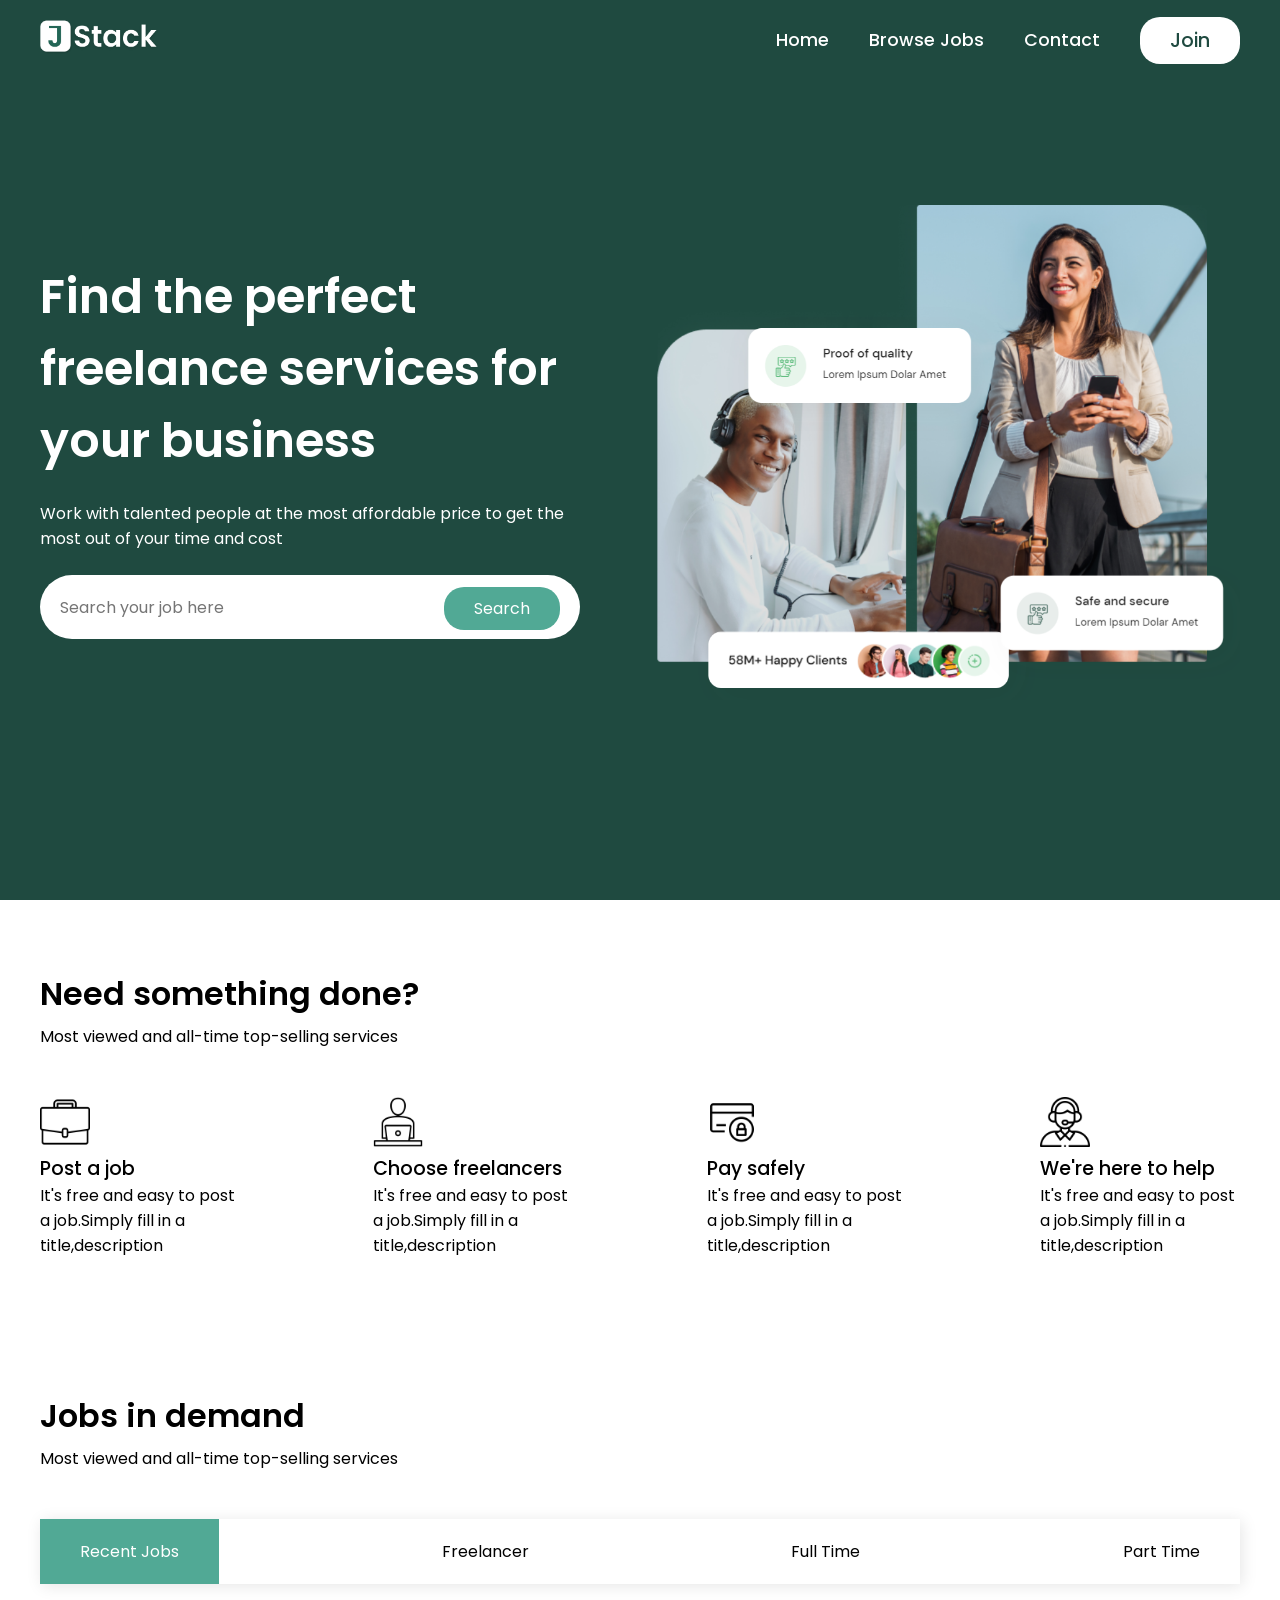
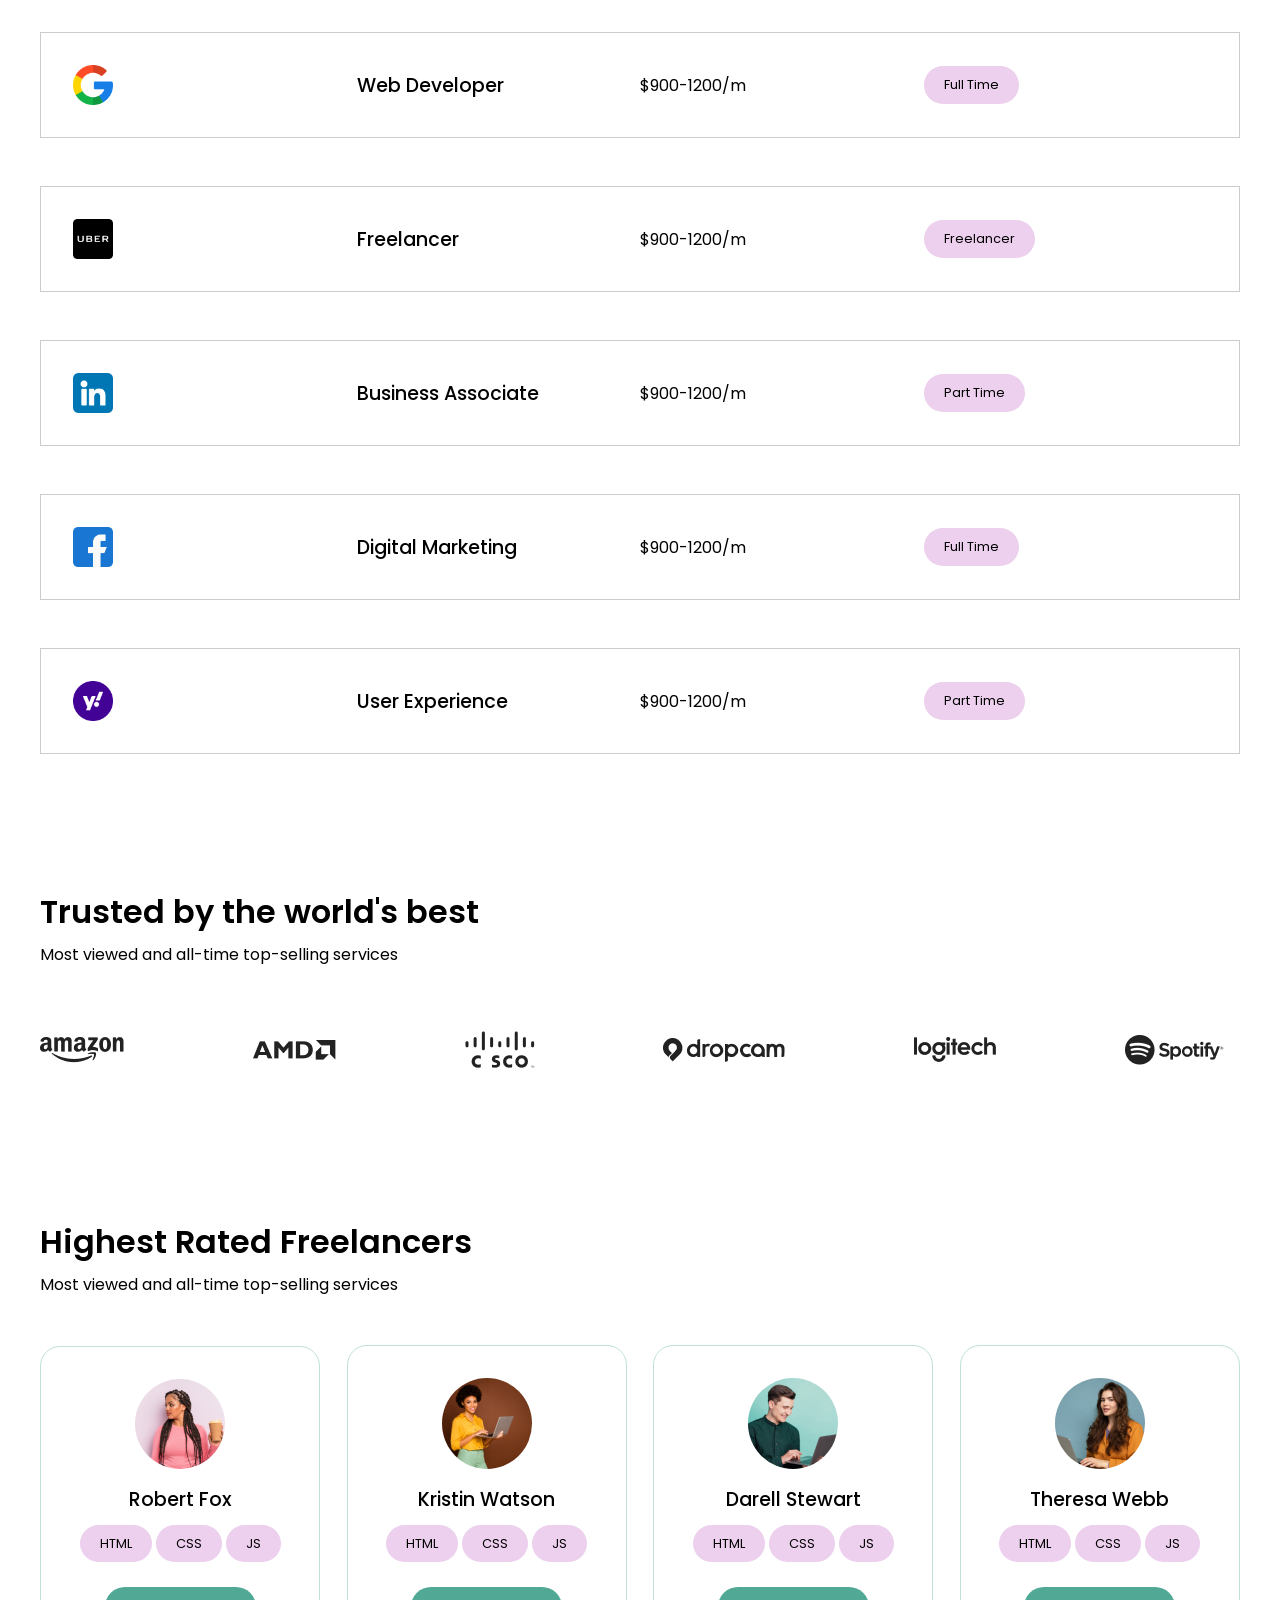
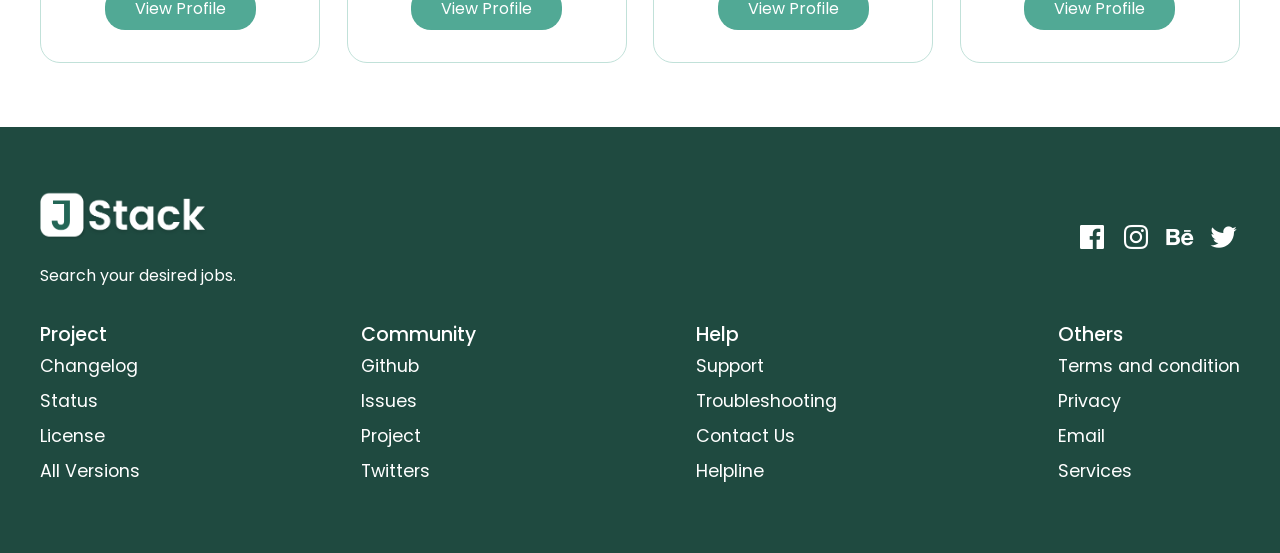
<file: Project/index.html>
<!DOCTYPE html>
<html lang="en">

    <head>
        <meta charset="UTF-8">
        <meta name="viewport" content="width=device-width, initial-scale=1.0">
        <title>JSTACK - Search Jobs</title>
        <link href='https://unpkg.com/boxicons@2.1.4/css/boxicons.min.css' rel='stylesheet'>
        <link rel="stylesheet" href="style.css">

    </head>

    <body>

        <!-- Header  Section-->
         <header>
            <div id="navbar" class="obj-width">
            <a href="index.html"><img src="images/logo.png" class="logo"></a>
            <ul id="menu">
                <li><a href="#">Home</a>
                </li>
                <li><a href="jobs/jobs.html">Browse Jobs</a></li>
                <li><a href="contact.html">Contact</a></li>
                <li><button id="w-btn">Join</button></li>

            </ul>
            <i id="bar" class='bx bx-menu'></i>
        </div>
         </header>


        <!-- Hero  Section-->
         <section class="hero">
            <div class="hero-box obj-width">
                <div class="h-left">
                    <h1>Find the perfect freelance services for your business</h1>
                    <p>Work with talented
                         people at the most 
                        affordable price to get 
                    the most out of your time and cost
                    </p>
                    <div class="search">
                        <input type="text" placeholder="Search your job here">
                        <a  id="g-btn" href="#">Search</a>
                    </div>
                </div>
                <div class="h-right">
                    <img src="images/hero1.PNG" alt="">
                </div>
            </div>
         </section>
        <!-- Features  Section-->
         <section class="features sec-space obj-width">
            <h2>Need something done?</h2>
            <p>Most viewed and all-time top-selling services</p>
            <div class="fe-box">
                <div>
                    <img src="images/fe 1.png" alt="">
                    <h3>Post a job</h3>
                    <p>It's free and easy to post a job.Simply 
                        fill in a title,description</p>
                </div>
                <div>
                    <img src="images/fe 2.png" alt="">
                    <h3>Choose freelancers</h3>
                    <p>It's free and easy to post a job.Simply 
                        fill in a title,description</p>
                </div>
                <div>
                    <img src="images/fe 3.png" alt="">
                    <h3>Pay safely</h3>
                    <p>It's free and easy to post a job.Simply 
                        fill in a title,description</p>
                </div>
                <div>
                    <img src="images/fe 4.png" alt="">
                    <h3>We're here to help</h3>
                    <p>It's free and easy to post a job.Simply 
                        fill in a title,description</p>
                </div>
            </div>
         </section>



        <!-- Job Listing  Section-->
        <section class="job sec-space obj-width">
            <h2>Jobs in demand</h2>
            <p>Most viewed and all-time top-selling services</p>
            <ul class="job-id">
                <li data-target="all" class="active">Recent Jobs</li>
                <li data-target="freelancer">Freelancer</li>
                <li data-target="fullTime">Full Time</li>
                <li data-target="partTime">Part Time</li>
            </ul>
            <div class="jobs-container">
                <li data-item="fullTime" class="jList">
                    <img src="images/google.png" alt="">
                    <h3>Web Developer</h3>
                    <p>$900-1200/m</p>
                    <span id="key">Full Time</span>
                </li>
                <li class="jList" data-item="freelancer">
                    <img src="images/uber.png" alt="">
                    <h3>Freelancer</h3>
                    <p>$900-1200/m</p>
                    <span id="key">Freelancer</span>
                </li>
                <li class="jList" data-item="partTime">
                    <img src="images/linkedin.png" alt="">
                    <h3>Business Associate</h3>
                    <p>$900-1200/m</p>
                    <span id="key">Part Time</span>
                </li>
                <li class="jList" data-item="fullTime">
                    <img src="images/facebook.png" alt="">
                    <h3>Digital Marketing</h3>
                    <p>$900-1200/m</p>
                    <span id="key">Full Time</span>
                </li>
                <li class="jList" data-item="partTime">
                    <img src="images/yahoo.png" alt="">
                    <h3>User Experience</h3>
                    <p>$900-1200/m</p>
                    <span id="key">Part Time</span>
                </li>

            </div>
        </section>

        <!-- Brand  Section-->
         <section class="trust sec-space obj-width">
            <h2>Trusted by the world's best</h2>
            <p>Most viewed and all-time top-selling services</p>

            <div class="t-box"> 
                <img src="images/t1.png" alt="">
                <img src="images/t2.png" alt="">
                <img src="images/t3.png" alt="">
                <img src="images/t4.png" alt="">
                <img src="images/t5.png" alt="">
                <img src="images/t6.png" alt="">
            </div>
         </section>


        <!-- Team  Section-->
        <section class="team sec-space obj-width">
            <h2>Highest Rated Freelancers</h2>
            <p>Most viewed and all-time top-selling services</p>

            <div class="team-container">
                <div class="f1-box">
                    <img src="images/fl-1.png" alt="">
                    <h3>Robert Fox</h3>
                    <div class="skill">
                        <span id="key">HTML</span>
                        <span id="key">CSS</span>
                        <span id="key">JS</span>
                    </div>
                    <a href="" id="g-btn">View Profile</a>
                </div> 
                <div class="f1-box">
                    <img src="images/fl-2.png" alt="">
                    <h3>Kristin Watson</h3>
                    <div class="skill">
                        <span id="key">HTML</span>
                        <span id="key">CSS</span>
                        <span id="key">JS</span>
                    </div>
                    <a href="" id="g-btn">View Profile</a>
                </div> 
                <div class="f1-box">
                    <img src="images/fl-3.png" alt="">
                    <h3>Darell Stewart</h3>
                    <div class="skill">
                        <span id="key">HTML</span>
                        <span id="key">CSS</span>
                        <span id="key">JS</span>
                    </div>
                    <a href="" id="g-btn">View Profile</a>
                </div> 
                <div class="f1-box">
                    <img src="images/fl-4.png" alt="">
                    <h3>Theresa Webb</h3>
                    <div class="skill">
                        <span id="key">HTML</span>
                        <span id="key">CSS</span>
                        <span id="key">JS</span>
                    </div>
                    <a href="" id="g-btn">View Profile</a>
                </div> 
            
            </div>
         </section>
        <!-- Footer  Section-->
         <footer class="footer">
            <div class="obj-width">
                <div class="top">
                <div>
                    <img class="logo" src="images/logo.png" alt="">
                    <p>Search your desired jobs.</p>
                </div>
                <div>
                    <a href="#"><i class='bx bxl-facebook-square'></i></a>
                    <a href="#"><i class='bx bxl-instagram'></i></a>
                    <a href="#"><i class='bx bxl-behance'></i></a>
                    <a href="#"><i class='bx bxl-twitter'></i></a>
                    
                </div>
            </div>
            <div class="bottom">
                <div>
                    <h3>Project</h3>
                <a href="#">Changelog</a>
            <a href="#">Status</a>
            <a href="#">License</a>
        <a href="#">All Versions</a>
    </div>
    <div>
        <h3>Community</h3>
    <a href="#">Github</a>
<a href="#">Issues</a>
<a href="#">Project</a>
<a href="#">Twitters</a>
</div>
<div>
    <h3>Help</h3>
<a href="#">Support</a>
<a href="#">Troubleshooting</a>
<a href="#">Contact Us</a>
<a href="#">Helpline</a>
</div>
<div>
    <h3>Others</h3>
<a href="#">Terms and condition</a>
<a href="#">Privacy</a>
<a href="#">Email</a>
<a href="#">Services</a>

</div>
            </div>
            </div>
         </footer>


        <script src="toggle.js"></script>
        <script src="script.js"></script>
    </body>

</html>
</file>
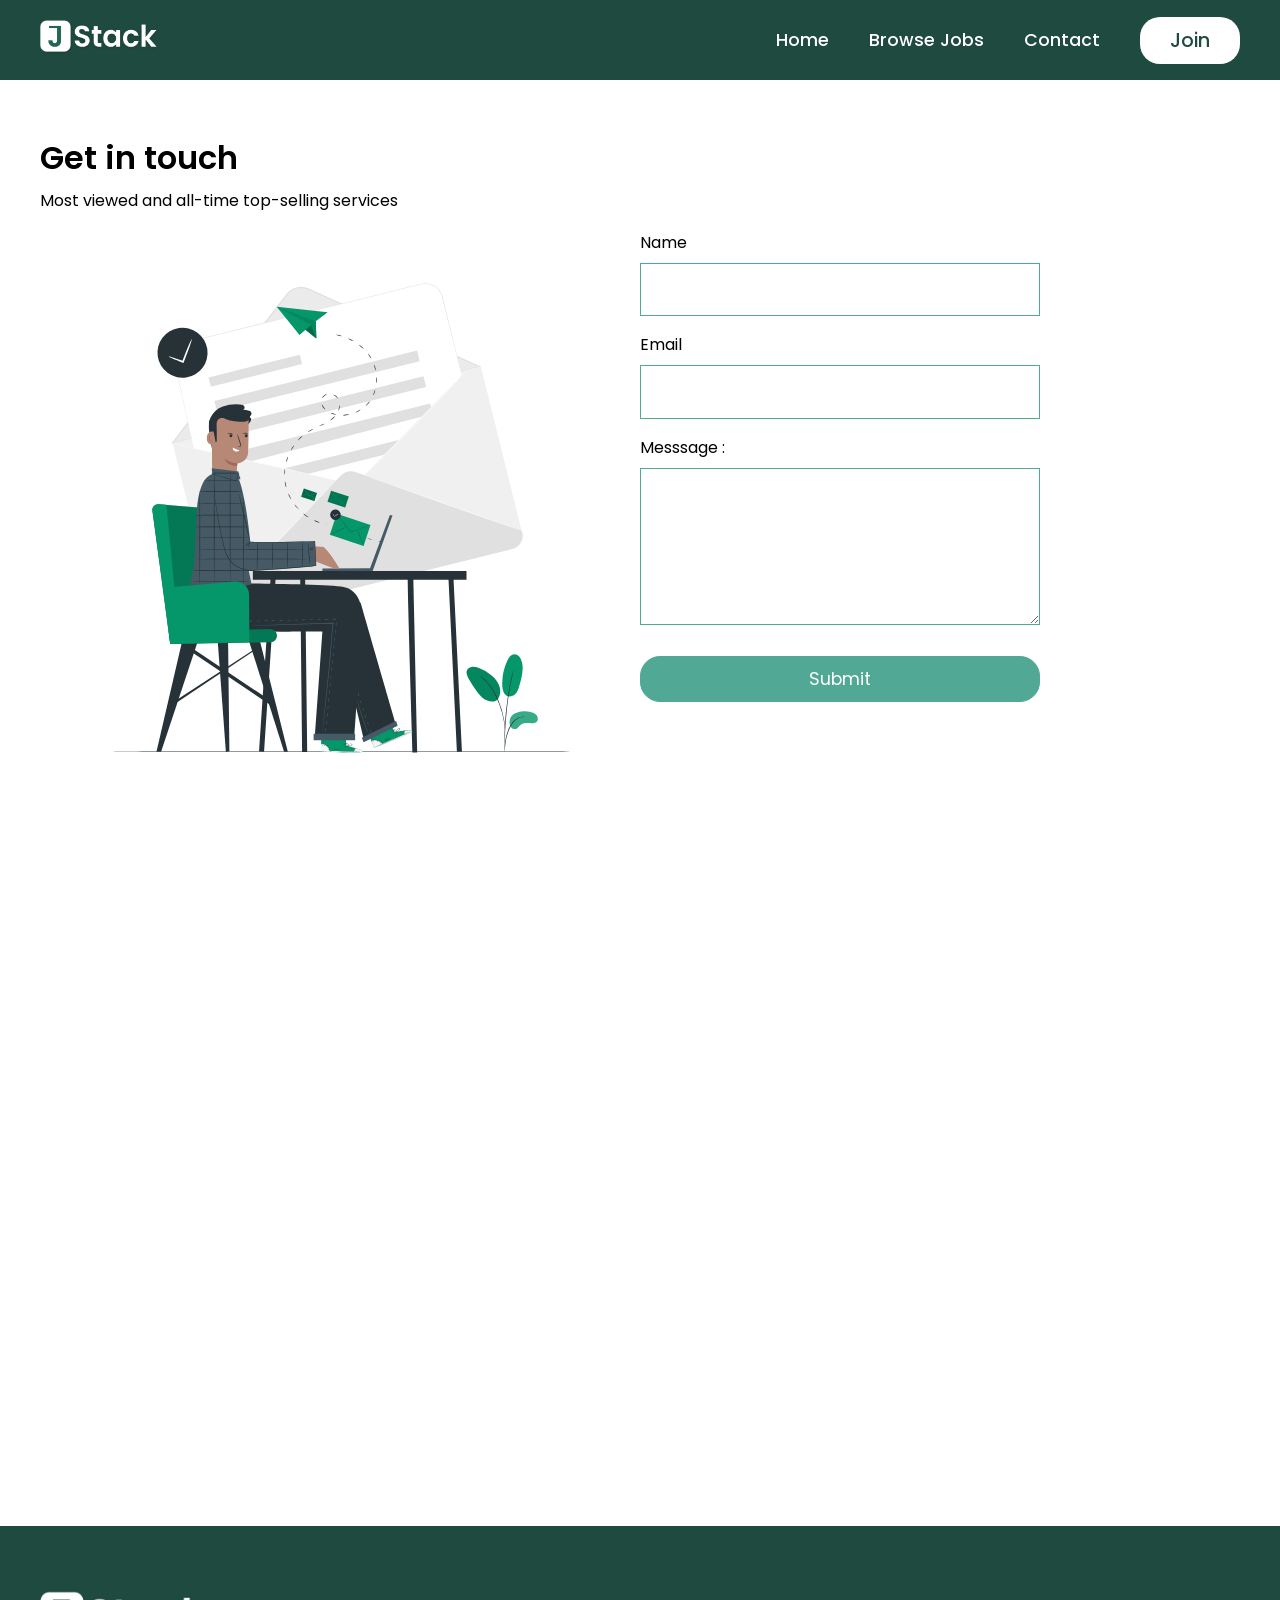
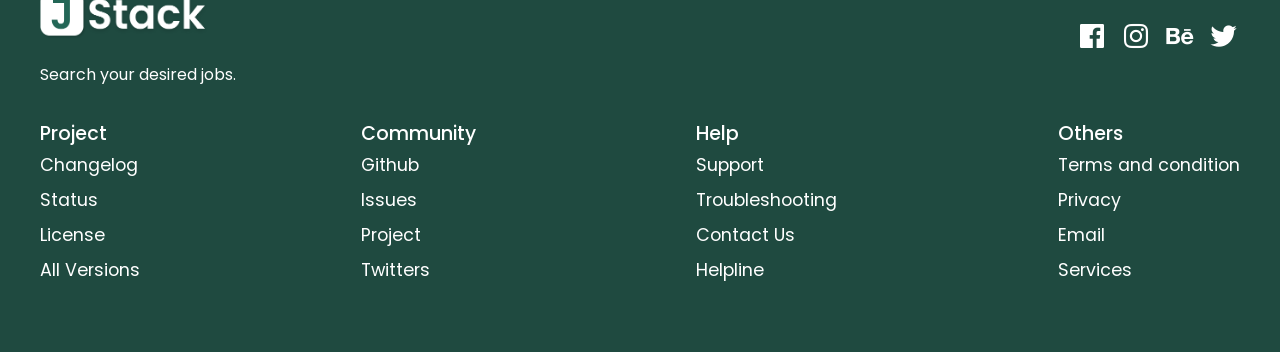
<file: Project/contact.html>
<!DOCTYPE html>
<html lang="en">

    <head>
        <meta charset="UTF-8">
        <meta name="viewport" content="width=device-width, initial-scale=1.0">
        <title>JSTACK - Search Jobs</title>
        <link href='https://unpkg.com/boxicons@2.1.4/css/boxicons.min.css' rel='stylesheet'>
        <link rel="stylesheet" href="style.css">

    </head>

    <body>

        <!-- Header  Section-->
         <header>
            <div id="navbar" class="obj-width">
            <a href="index.html"><img src="images/logo.png" class="logo"></a>
            <ul id="menu">
                <li><a href="#">Home</a>
                </li>
                <li><a href="jobs/jobs.html">Browse Jobs</a></li>
                <li><a href="contact.html">Contact</a></li>
                <li><button id="w-btn">Join</button></li>

            </ul>
            <i id="bar" class='bx bx-menu'></i>
        </div>
         </header>

         <!-- Contact -->
          <section class="contact obj-width sec-space extra-space" >
            <div class="contact-img">
                <h2>Get in touch</h2>
                <p>Most viewed and all-time top-selling services</p>
                <img src="images/contact.svg" alt="">
            </div>

            <form id="contact-form" method="POST" action="send_email.php">
                <label for="name">Name</label>
                <input type="text" name="name" id="name" autocomplete="off" required>

                <label for="email">Email</label>
                <input type="email" name="email" id="email" autocomplete="off" required>
            
                <label for="message">Messsage :</label>
                <textarea  name="message" id="message" rows="5" required></textarea>

                <input type="submit" id="g-btn" value="Submit">
            </form>

          </section>

          <section class="contact obj-width sec-space extra-space">
            <iframe src="https://www.google.com/maps/embed?pb=!1m18!1m12!1m3!1d46830151.11795828!2d-119.8093025!3d44.24236485!2m3!1f0!2f0!3f0!3m2!1i1024!2i768!4f13.1!3m3!1m2!1s0x54eab584e432360b%3A0x1c3bb99243deb742!2sUnited%20States!5e0!3m2!1sen!2sin!4v1736752857240!5m2!1sen!2sin" width="100%" height="450" style="border:0;" allowfullscreen="" loading="lazy" referrerpolicy="no-referrer-when-downgrade"></iframe>
          </section>
        <!-- Footer  Section-->
         <footer class="footer">
            <div class="obj-width">
                <div class="top">
                <div>
                    <img class="logo" src="images/logo.png" alt="">
                    <p>Search your desired jobs.</p>
                </div>
                <div>
                    <a href="#"><i class='bx bxl-facebook-square'></i></a>
                    <a href="#"><i class='bx bxl-instagram'></i></a>
                    <a href="#"><i class='bx bxl-behance'></i></a>
                    <a href="#"><i class='bx bxl-twitter'></i></a>
                    
                </div>
            </div>
            <div class="bottom">
                <div>
                    <h3>Project</h3>
                <a href="#">Changelog</a>
            <a href="#">Status</a>
            <a href="#">License</a>
        <a href="#">All Versions</a>
    </div>
    <div>
        <h3>Community</h3>
    <a href="#">Github</a>
<a href="#">Issues</a>
<a href="#">Project</a>
<a href="#">Twitters</a>
</div>
<div>
    <h3>Help</h3>
<a href="#">Support</a>
<a href="#">Troubleshooting</a>
<a href="#">Contact Us</a>
<a href="#">Helpline</a>
</div>
<div>
    <h3>Others</h3>
<a href="#">Terms and condition</a>
<a href="#">Privacy</a>
<a href="#">Email</a>
<a href="#">Services</a>

</div>
            </div>
            </div>
         </footer>


        <script src="toggle.js"></script>
        <script src="script.js"></script>
    </body>

</html>
</file>
<file: Project/style.css>
@import url("https://fonts.googleapis.com/css2?family=Poppins:wght@100;200;300;400;500;600;700;800&display=swap");

* {
  margin: 0;
  padding: 0;
  box-sizing: border-box;
  font-family: "Poppins", sans-serif;
}

body {
  position: relative;
}

/* Global CSS */

h1 {
  font-size: 3rem;
  font-weight: 600;
}

h2 {
  font-size: 2rem;
  font-weight: 600;
  line-height: 60px;
}
h3 {
  font-size: 1.2rem;
  padding-bottom: 1rem;
  font-weight: 500;
}
#w-btn{
  margin-left: 40px;
  background: #fff;
  color:#1f4a40;
  padding:9px 30px;
  border-radius: 20px;
  font-size: 1.2rem;
  font-weight: 500;
  box-shadow:none;
  border:none;
}
.sec-space {
  padding: 4rem 0;
}
.extra-space {
  padding-top: 8rem;
}
.obj-width {
  max-width: 1200px;
  margin: auto;
}
header{
  background-color:#1f4a40 ;
  position: fixed;
  top:0;
  right:0;
  width:100%;
  z-index: 999;

}
#navbar{
  display: flex;
  justify-content: space-between;
  align-items: center;
  height: 80px;
}
#navbar .logo{
  width: 120px;
}
#menu{
  display: flex;
  justify-content: flex-end;
  align-items: center;
  list-style: none;
}
#menu li a{
  color:#fff;
  text-decoration: none;
  font-size: 1.1rem;
  font-weight: 500;
  margin-left: 40px;

}
#bar{
  color:white;
  display: none;
}
.hero{
  background-color: #1f4a40;
}
.h-left{
  width:45%;
  color:#fff;
}
.search{
  position: relative;
}
.search input{
  width:100%;
  height: 4rem;
  border-radius: 35px;
  padding:0 20px;
  font-size: 1rem;
  outline: none;
  border:none;
}
#g-btn{
  text-decoration: none;
  color:#fff;
  background-color: #51a995;
  border-radius: 20px;
  padding:9px 30px;
  cursor: pointer;
}
.search a{
  position: absolute;
  top: 12px;
  right: 20px;
}
.h-left p{
  padding: 1.5rem 0;
}
.hero-box{
  display: flex;
  align-items: center;
  justify-content: space-between;
  height: 100vh;
}
.h-right {
  width: 50%;
}
.h-right img{
  width: 100%;
  object-fit: cover;
}
.features .fe-box{
  display: flex;
  justify-content: space-between;
  align-items: center;
  flex-wrap: wrap;
}
.features .fe-box div{
  width:200px;
}
.features .fe-box img{
  width: 50px;
  margin-top: 3rem;
}
.job .job-id{
  margin-top: 3rem;
  display: flex;
  justify-content: space-between;
  align-items: center;
  list-style: none;
  box-shadow: 2px 2px 15px rgba(0, 0, 0, 0.1);
}
.job .job-id li{
  padding: 20px 40px;
  cursor: pointer;
  color:#000;
}
.job .job-id li.active{
  background-color:#51a995;
  color:#fff

}
.job .jList{
  display: grid;
  grid-template-columns: repeat(4, 1fr);
  margin-top: 3rem;
  border:1px solid #ccc;
  align-items: center;
  justify-items:start;
  cursor: pointer;
  color:#000;
  padding: 2rem 2rem;

}
.job .jList.delete{
  display: none;
}
h3{
  padding-bottom: 0rem;
}
.job .jList:hover{
  background:#ecf1ee;
}
.job .jList img{
  width:40px;
}
.trust .t-box{
  display: flex;
  align-items: center;
  flex-wrap: wrap;
  justify-content: space-between;
  padding-top: 3rem;

}
.trust .t-box img{
  margin: 1rem 1rem 1rem 0;
}
.team-container{
  display: flex;
  justify-content: space-between;
  align-items: center;
  flex-wrap: wrap;

}
.team-container .f1-box{
  border: 1px solid #c1e1d9;
  width: 280px;
  padding: 2rem 0;
  border-radius: 20px;
  margin-top: 3rem;
  display: flex;
  flex-direction: column;
  justify-content: center;
  align-items: center;
}
.team-container .f1-box img{
  border-radius: 50%;
  margin-bottom: 1rem;

}
.skill{
  padding-top: 1rem;
  padding-bottom: 2rem;
}
#key{
  font-size: 0.8rem;
  background-color:#edcfee;
  padding: 10px 20px;
  border-radius: 20px;
}
footer{
  background: #1f4a40;
  color:#fff;
  padding: 4rem 0;

}
.top{
  display: flex;
  justify-content: space-between;
  align-items: center;
  text-align: start;
  flex-wrap: wrap;
}
.top .logo{
  width: 170px;
  margin-bottom: 1rem;
}
.top i{
  color: #fff;
  font-size: 2rem;
  margin-left: 0.5rem;
}
.bottom {
  display: flex;
  justify-content: space-between;
  padding-top: 2rem;
  text-align: start;
  flex-wrap: wrap;

}
.bottom div{
  display: flex;
  flex-direction: column;
}
.bottom a{
  color: #fff;
  text-decoration: none;
  line-height: 35px;
  font-size: 1.1rem;

}
.job form{
  margin-top: 3rem;
  border: 1px solid #51a995;
  width: 100%;
  display: flex;
  justify-content: space-between;
  align-items: center;
}
.job form i{
  padding-left: 1.2rem;
  font-size: 1.1rem;
  font-weight: bold;
}
.job form input{
  width: 100%;
  outline:none;
  border:none;
  padding: 1rem 0.5rem;
  font-size: 1.1rem;
}
.job-header{
  display: flex;
  justify-content: space-between;
  align-items: center;
  background-color: #f8fcfa;
  border: 1px solid #51a995;
  border-radius: 38px;
  padding: 2rem;
}
.job-img-row{
  display: flex;
  align-items: center;
}
.job-header img{
  width: 100px;
  background: #fff;
  padding: 1rem;
  border-radius: 15px;
  margin-right: 2rem;
}
.job-description p{
  padding-bottom: 2rem;
}

/* contact */

.contact{
  display: flex;
  align-items: center;
}
.contact-img{
  width: 50%;

}
.contact-img img{
  width: 100%;
  height: 100%;
  object-fit: cover;
}
.contact form{
  max-width: 400px;
}
.contact input,
.contact textarea{
  width: 100%;
  margin: 0.5rem 0 1rem 0;
  border:1px solid #51a995;
  box-shadow: none;
  outline: none;
  padding: 0.8rem 0.5rem;
  font-size: 1.1rem;
}
@media (max-width:1200px) {
  .obj-width {
    width: 95%;
  }
  
}
@media(max-width:699px)
{
  #menu{
    background-color: #fff;
    display: block;
    width: 280px;
    height:auto;
    position:absolute;
    right:-100%;
    top:80px;
    padding:30px 0;
    box-shadow: 0px 2px 10px rgba(0, 0, 0, 0.2);
    border-radius: 13px;
    opacity: 0;
    transition: all 0.3s  ease;
  }
  #bar{
    display: block;
    font-size: 1.7rem;
    cursor: pointer;
  }
  #menu.active{
    right:10px;
    opacity: 1;
  }
  #menu li{
    padding:1rem;
  }
  #menu li a{
    color:#1f4a40;
  }
  #w-btn{
    background-color: #1f4a40;
    color: white;

  }
  .hero-box{
    flex-direction: column-reverse;
    justify-content: center;
    height: auto;
    align-items: start;
    padding: 11rem 0;
  }
  .h-left{
    width:100%;
  }
  .h-right{
    display: none;
  }
  .features .fe-box div{
    width:40%;
  }
  .job .job-id{
    position: relative;
    width: 100%;
    overflow-x: scroll;
    -ms-overflow-style: none;
    scrollbar-width: none;


  }
  .job .job-id li{
    padding: 20px 30px;
    text-wrap: nowrap;
  }
  .job .jList{
    width: 48%;
    margin-top: 1rem;
    grid-template-columns: repeat(1,1fr);
    grid-gap:15px;
    text-align: center;
    justify-items: center;
    padding: 2rem 1rem;
  }
  .jobs-container{
    display: flex;
    justify-content: space-between;
    flex-wrap: wrap;
    margin-top: 2rem;
  }
  .team-container .f1-box{
    width: 48%;
    border-radius: 10px;
    margin-top: 1rem;
  }
  .bottom div{
    width: 50%;
    margin-bottom: 50px;
  }
  .top i{
    margin:1rem 1rem 0 0;
  }
  .job-header{
    display: flex;
    flex-direction: column;
    justify-content: flex-start;
    align-items: 15px;
    border-radius: 15px;
    padding:1rem;
  }
  .job-img-row{
    margin-bottom: 1.5rem;
  }
  .job-header img{
    padding: 0rem;
    border-radius: 10px;
  }

  .contact{
    display: flex;
    flex-direction: column;
    align-items: flex-start;
  }
  .contact-img{
    width: 100%;
  }
  .contact-img img{
    height: auto;
    width: 70%;
  }
}
</file>
